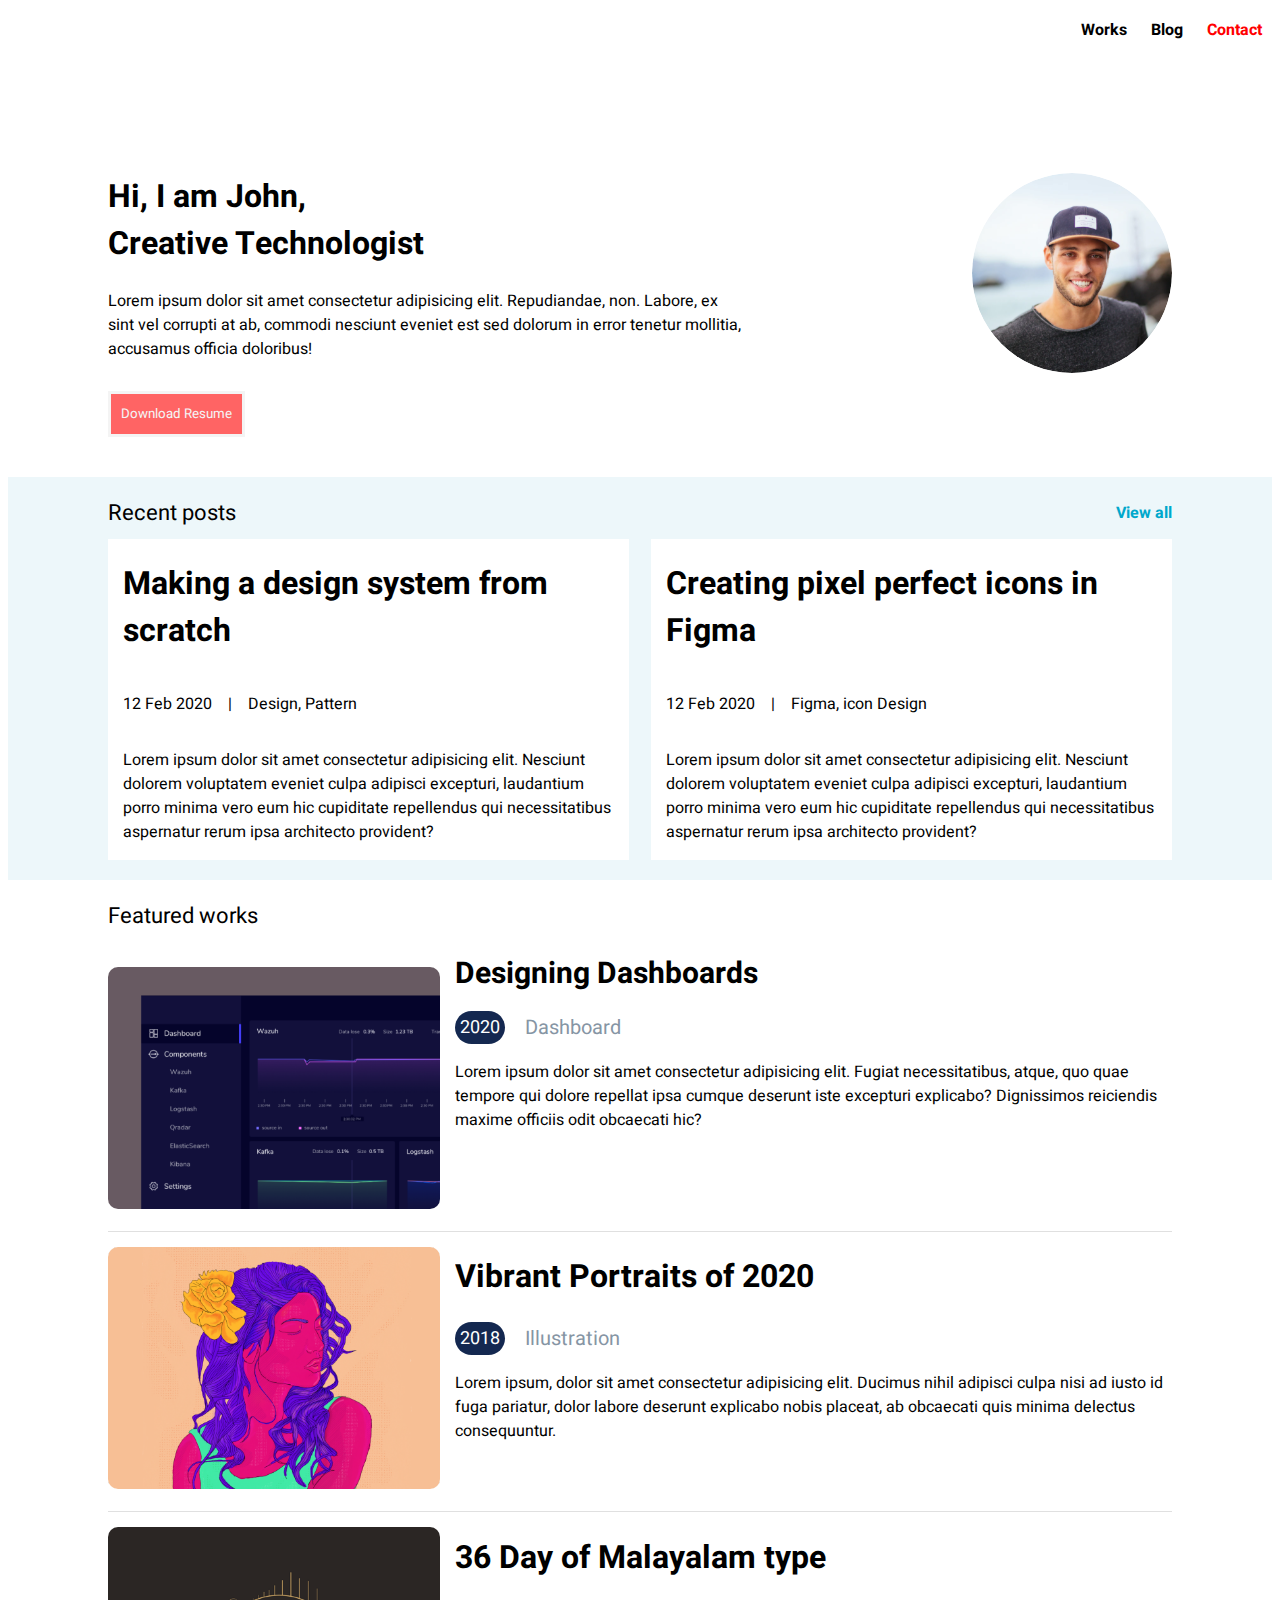
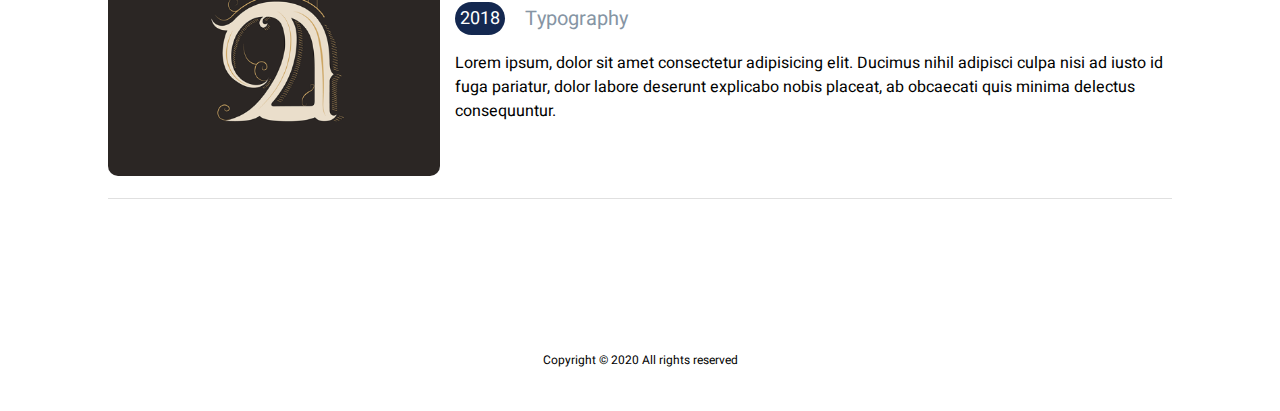
<file: index.html>
<!DOCTYPE html>
<html lang="en">
<head>
    <meta charset="UTF-8">
    <meta name="viewport" content="width=device-width, initial-scale=1.0">
    <title>Homework #3</title>
    <link rel="stylesheet" href="./css/styles.css">
    <link rel="stylesheet" href="https://cdnjs.cloudflare.com/ajax/libs/font-awesome/6.1.1/css/all.min.css" integrity="sha512-KfkfwYDsLkIlwQp6LFnl8zNdLGxu9YAA1QvwINks4PhcElQSvqcyVLLD9aMhXd13uQjoXtEKNosOWaZqXgel0g==" crossorigin="anonymous" referrerpolicy="no-referrer" />
    <link rel="preconnect" href="https://fonts.googleapis.com">
    <link rel="preconnect" href="https://fonts.gstatic.com" crossorigin>
    <link href="https://fonts.googleapis.com/css2?family=Heebo:wght@200;500&display=swap" rel="stylesheet">
    <style>
        .menu :nth-child(3){
            color: red;
        }
    </style>
</head>
<body>
    <header>
        <div class="menu">
            <a href="./work.html">Works</a>
            <a href="./blog.html">Blog</a>
            <a href="./index.html">Contact</a>
        </div>
    </header>

    <nav>
        <div class="profile">
            <div class="text_profile">
                    <img src="./pic/profile.svg" alt="profile">
             
                <h1>Hi, I am John,<br>
                    Creative Technologist
                </h1>
                <div class="text">
                    <span>Lorem ipsum dolor sit amet consectetur adipisicing elit. Repudiandae, non. Labore, ex sint vel corrupti at ab, commodi nesciunt eveniet est sed dolorum in error tenetur mollitia, accusamus officia doloribus!</span>

                </div>
                <button>Download Resume</button>
            </div>
        </div>
        
        <div class="detail">
            <div class="scope_post">
                <div class="post1">

                    <div class="Recent_posts">
                        <p>Recent posts</p>
                        <a href="#">View all</a>
                    </div>
                
                    <div class="post">
                        <div class="text_posts">
                            <h1>Making a design system from scratch</h1>
                            <p>12 Feb 2020&#160;&#160;&#160; | &#160;&#160;&#160;Design, Pattern</p>
                            <p>Lorem ipsum dolor sit amet consectetur adipisicing elit. Nesciunt dolorem voluptatem eveniet culpa adipisci excepturi, laudantium porro minima vero eum hic cupiditate repellendus qui necessitatibus aspernatur rerum ipsa architecto provident?</p>
                        </div>
                        <div class="text_posts">
                            <h1>Creating pixel perfect icons in Figma</h1>
                            <p>12 Feb 2020&#160;&#160;&#160; |&#160;&#160;&#160; Figma, icon Design</p>
                            <p>Lorem ipsum dolor sit amet consectetur adipisicing elit. Nesciunt dolorem voluptatem eveniet culpa adipisci excepturi, laudantium porro minima vero eum hic cupiditate repellendus qui necessitatibus aspernatur rerum ipsa architecto provident?</p>
                        </div>
                    </div>
                </div>
            </div>
            
            <div class="works">
                <div class="Featured_works">
                    <p>Featured works</p>
                </div>
                
                <div class="dashboards">
                    <div class="image">
                        <img src="./pic/Dashboards.png" alt="dashboards">
                    </div>
                    <div class="text_dashboards">
                        <a href="./work_detail.html">Designing Dashboards</a>

                        <div class="topic">
                            <p>2020</p>
                            <p>Dashboard</p>
                        </div>
                            <p>Lorem ipsum dolor sit amet consectetur adipisicing elit. Fugiat necessitatibus, atque, quo quae tempore qui dolore repellat ipsa cumque deserunt iste excepturi explicabo? Dignissimos reiciendis maxime officiis odit obcaecati hic?</p>

                        </div>
                </div>

                <div class="vibrant">
                    <div class="image">
                        <img src="./pic/Vibrant Portrails.png" alt="Portrails">
                    </div>
                        <div class="text_vibrant">
                            <h1>Vibrant Portraits of 2020</h1>

                            <div class="topic">
                                <p>2018</p>
                                <p>Illustration</p>
                            </div>
                                <p>Lorem ipsum, dolor sit amet consectetur adipisicing elit. Ducimus nihil adipisci culpa nisi ad iusto id fuga pariatur, dolor labore deserunt explicabo nobis placeat, ab obcaecati quis minima delectus consequuntur.</p>
                        </div>
                </div>

                <div class="img_36day">
                    <div class="image">
                        <img src="./pic/36 Days.png" alt="days">
                    </div>
                        <div class="text_36day">
                            <h1>36 Day of Malayalam type</h1>

                            <div class="topic">
                                <p>2018</p>
                                <p>Typography</p>
                            </div>
                                <p>Lorem ipsum, dolor sit amet consectetur adipisicing elit. Ducimus nihil adipisci culpa nisi ad iusto id fuga pariatur, dolor labore deserunt explicabo nobis placeat, ab obcaecati quis minima delectus consequuntur.</p>
                        </div>
                </div>
            </div>
        </div>
    </nav>
    <footer>
        <div class="logo_contact">
            <a href="#"  class="fa-brands fa-facebook" style="color: #21243D;"></a>
            <a href="#"  class="fa-brands fa-instagram" style="color: #21243D;"></a>
            <a href="#"  class="fa-brands fa-twitter" style="color: #21243D;"></a>
            <a href="#" class="fa-brands fa-linkedin" style="color: #21243D;"></a>
        </div>
        <div class="text_contact">
            <p>Copyright &#169; 2020 All rights reserved</p>
        </div>
    </footer>
</body>
</html>
</file>
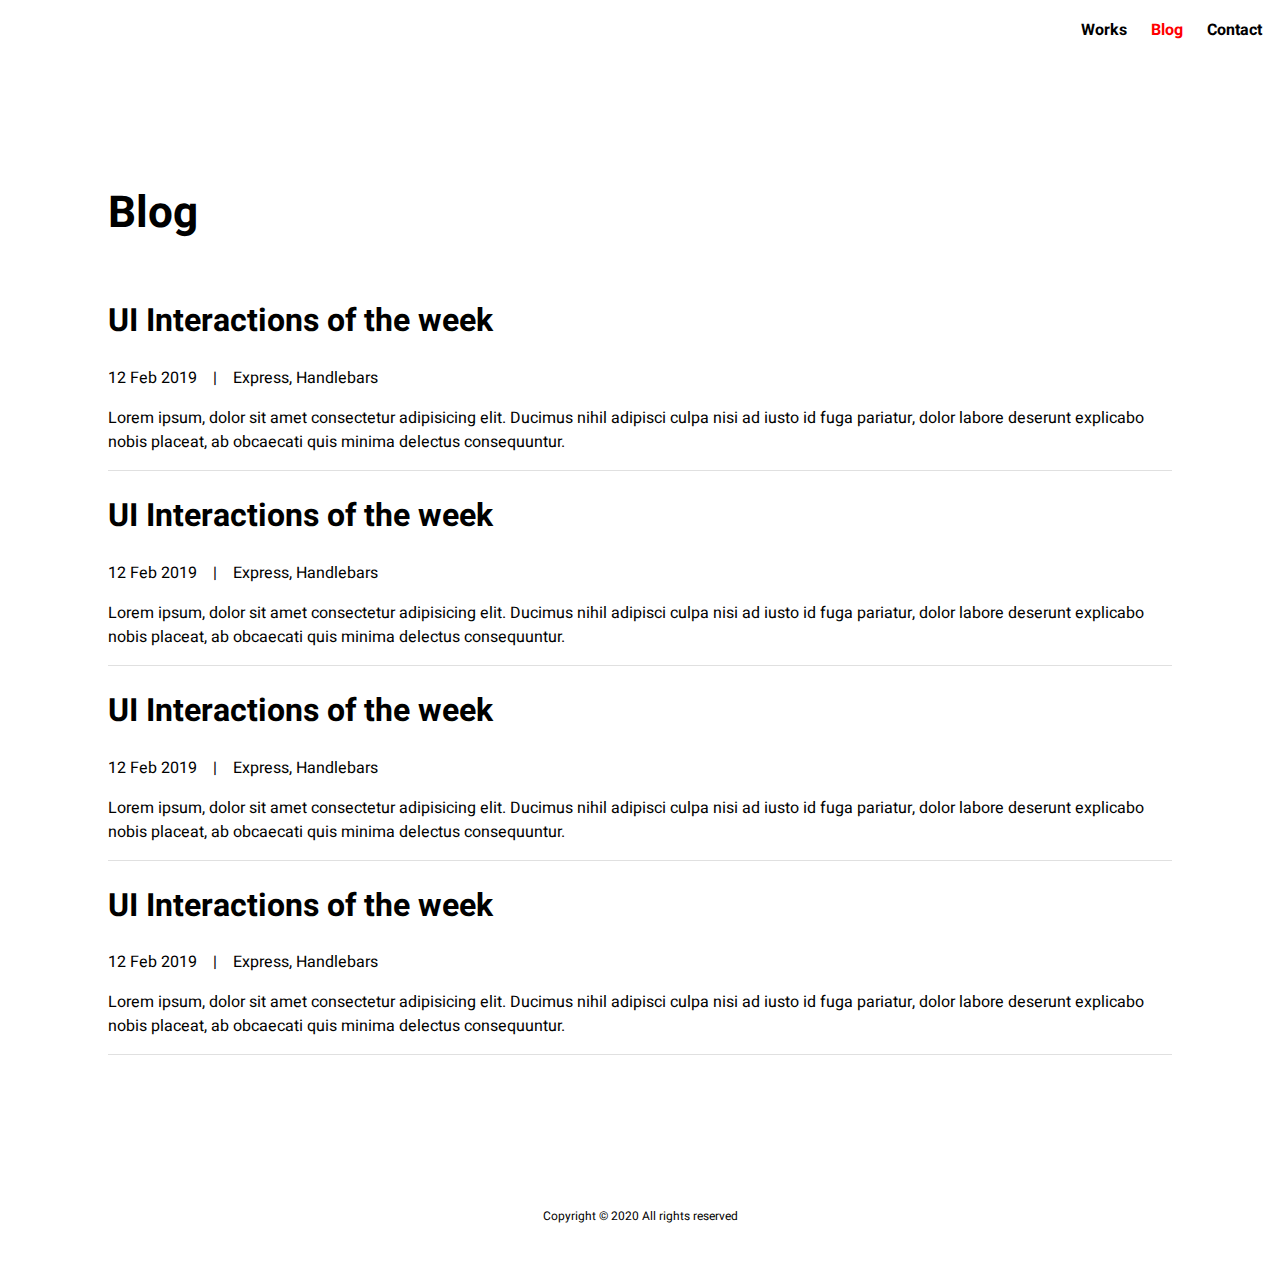
<file: blog.html>
<!DOCTYPE html>
<html lang="en">
<head>
    <meta charset="UTF-8">
    <meta name="viewport" content="width=device-width, initial-scale=1.0">
    <title>Blog</title>
    <link rel="stylesheet" href="./css/styles.css">
    <link rel="stylesheet" href="https://cdnjs.cloudflare.com/ajax/libs/font-awesome/6.1.1/css/all.min.css" integrity="sha512-KfkfwYDsLkIlwQp6LFnl8zNdLGxu9YAA1QvwINks4PhcElQSvqcyVLLD9aMhXd13uQjoXtEKNosOWaZqXgel0g==" crossorigin="anonymous" referrerpolicy="no-referrer" />
    <link rel="preconnect" href="https://fonts.googleapis.com">
    <link rel="preconnect" href="https://fonts.gstatic.com" crossorigin>
    <link href="https://fonts.googleapis.com/css2?family=Heebo:wght@200;500&display=swap" rel="stylesheet">
    <style>
        .menu :nth-child(2){
            color: red;
        }
    </style>
</head>
<body>
    <header>
        <div class="menu">
            <a href="./work.html" >Works</a>
            <a href="./blog.html">Blog</a>
            <a href="./index.html">Contact</a>
        </div>
    </header>

    <nav>
        <div class="blog">
            <div class="text_blog">
                <h1>Blog </h1>
            </div>
            
            <div class="divBlog">
   
                    <div class="blogText">
                        <h1>UI Interactions of the week</h1>
                        <p>12 Feb 2019&#160;&#160;&#160; | &#160;&#160;&#160;Express, Handlebars</p>
                        <p>Lorem ipsum, dolor sit amet consectetur adipisicing elit. Ducimus nihil adipisci culpa nisi ad iusto id fuga pariatur, dolor labore deserunt explicabo nobis placeat, ab obcaecati quis minima delectus consequuntur.</p>
                    </div>
            </div>

            <div class="divBlog">
       
                    <div class="blogText">
                        <h1>UI Interactions of the week</h1>

                        <p>12 Feb 2019&#160;&#160;&#160; | &#160;&#160;&#160;Express, Handlebars</p>
                        <p>Lorem ipsum, dolor sit amet consectetur adipisicing elit. Ducimus nihil adipisci culpa nisi ad iusto id fuga pariatur, dolor labore deserunt explicabo nobis placeat, ab obcaecati quis minima delectus consequuntur.</p>
                    </div>
            </div>

            <div class="divBlog">
      
                    <div class="blogText">
                        <h1>UI Interactions of the week</h1>

                        <p>12 Feb 2019&#160;&#160;&#160; | &#160;&#160;&#160;Express, Handlebars</p>
                        <p>Lorem ipsum, dolor sit amet consectetur adipisicing elit. Ducimus nihil adipisci culpa nisi ad iusto id fuga pariatur, dolor labore deserunt explicabo nobis placeat, ab obcaecati quis minima delectus consequuntur.</p>
                    </div>
            </div>

            <div class="divBlog">
      
                <div class="blogText">
                    <h1>UI Interactions of the week</h1>

                    <p>12 Feb 2019&#160;&#160;&#160; | &#160;&#160;&#160;Express, Handlebars</p>
                    <p>Lorem ipsum, dolor sit amet consectetur adipisicing elit. Ducimus nihil adipisci culpa nisi ad iusto id fuga pariatur, dolor labore deserunt explicabo nobis placeat, ab obcaecati quis minima delectus consequuntur.</p>
                </div>
        </div>
        </div>
    </div>
    </nav>

    <footer>
        <div class="logo_contact">
            <a href="#"  class="fa-brands fa-facebook" style="color: #21243D;"></a>
            <a href="#"  class="fa-brands fa-instagram" style="color: #21243D;"></a>
            <a href="#"  class="fa-brands fa-twitter" style="color: #21243D;"></a>
            <a href="#" class="fa-brands fa-linkedin" style="color: #21243D;"></a>
        </div>
        <div class="text_contact">
            <p>Copyright &#169; 2020 All rights reserved</p>
        </div>
    </footer>
</body>
</html>
</file>
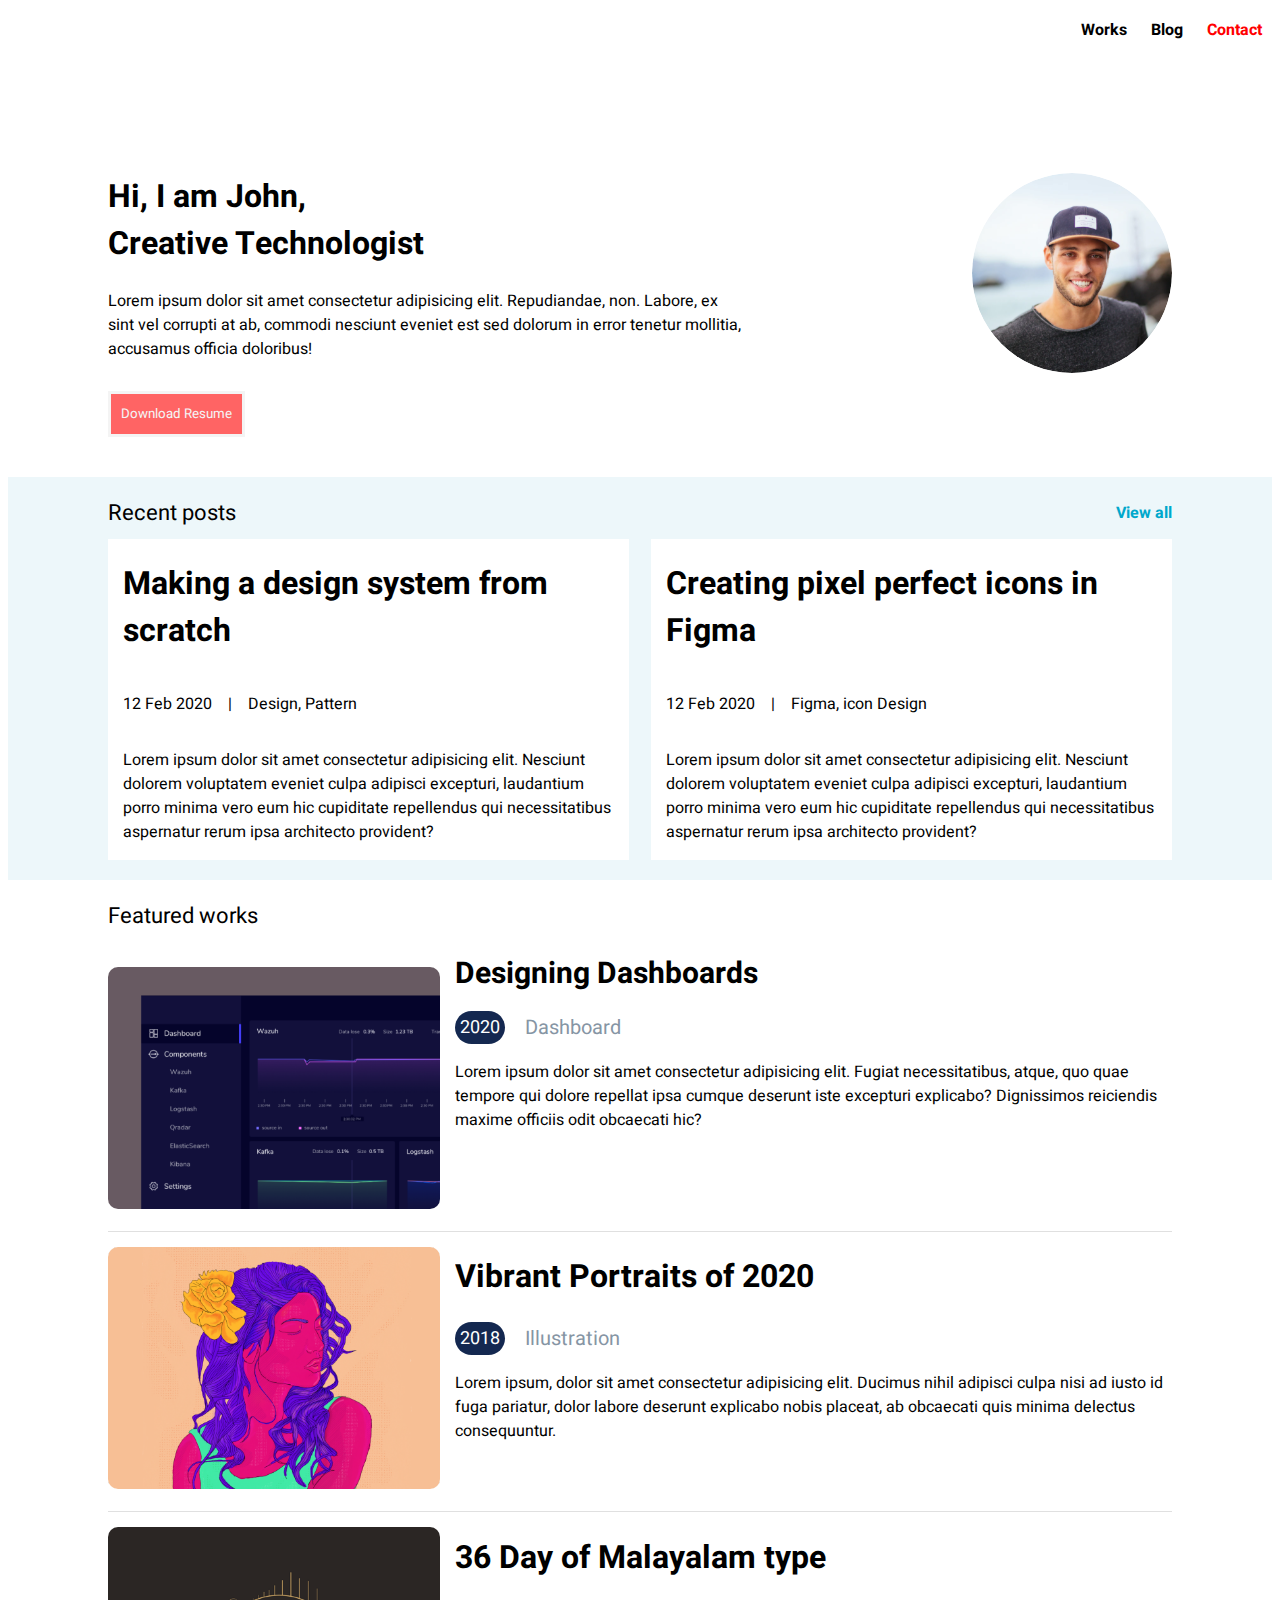
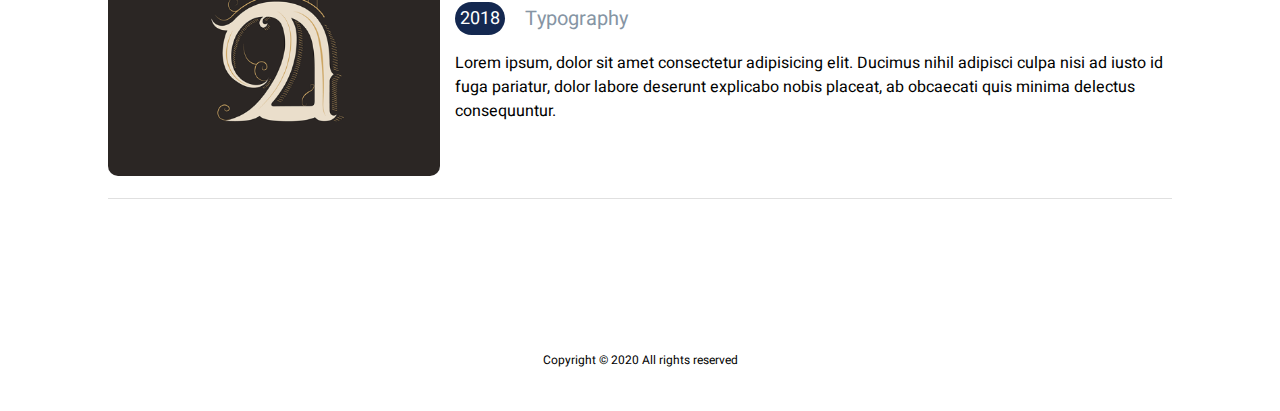
<file: home.html>
<!DOCTYPE html>
<html lang="en">
<head>
    <meta charset="UTF-8">
    <meta name="viewport" content="width=device-width, initial-scale=1.0">
    <title>Homework #3</title>
    <link rel="stylesheet" href="./css/styles.css">
    <link rel="stylesheet" href="https://cdnjs.cloudflare.com/ajax/libs/font-awesome/6.1.1/css/all.min.css" integrity="sha512-KfkfwYDsLkIlwQp6LFnl8zNdLGxu9YAA1QvwINks4PhcElQSvqcyVLLD9aMhXd13uQjoXtEKNosOWaZqXgel0g==" crossorigin="anonymous" referrerpolicy="no-referrer" />
    <link rel="preconnect" href="https://fonts.googleapis.com">
    <link rel="preconnect" href="https://fonts.gstatic.com" crossorigin>
    <link href="https://fonts.googleapis.com/css2?family=Heebo:wght@200;500&display=swap" rel="stylesheet">
    <style>
        .menu :nth-child(3){
            color: red;
        }
    </style>
</head>
<body>
    <header>
        <div class="menu">
            <a href="./work.html">Works</a>
            <a href="./blog.html">Blog</a>
            <a href="./home.html">Contact</a>
        </div>
    </header>

    <nav>
        <div class="profile">
            <div class="text_profile">
                    <img src="./pic/profile.svg" alt="profile">
             
                <h1>Hi, I am John,<br>
                    Creative Technologist
                </h1>
                <div class="text">
                    <span>Lorem ipsum dolor sit amet consectetur adipisicing elit. Repudiandae, non. Labore, ex sint vel corrupti at ab, commodi nesciunt eveniet est sed dolorum in error tenetur mollitia, accusamus officia doloribus!</span>

                </div>
                <button>Download Resume</button>
            </div>
        </div>
        
        <div class="detail">
            <div class="scope_post">
                <div class="post1">

                    <div class="Recent_posts">
                        <p>Recent posts</p>
                        <a href="#">View all</a>
                    </div>
                
                    <div class="post">
                        <div class="text_posts">
                            <h1>Making a design system from scratch</h1>
                            <p>12 Feb 2020&#160;&#160;&#160; | &#160;&#160;&#160;Design, Pattern</p>
                            <p>Lorem ipsum dolor sit amet consectetur adipisicing elit. Nesciunt dolorem voluptatem eveniet culpa adipisci excepturi, laudantium porro minima vero eum hic cupiditate repellendus qui necessitatibus aspernatur rerum ipsa architecto provident?</p>
                        </div>
                        <div class="text_posts">
                            <h1>Creating pixel perfect icons in Figma</h1>
                            <p>12 Feb 2020&#160;&#160;&#160; |&#160;&#160;&#160; Figma, icon Design</p>
                            <p>Lorem ipsum dolor sit amet consectetur adipisicing elit. Nesciunt dolorem voluptatem eveniet culpa adipisci excepturi, laudantium porro minima vero eum hic cupiditate repellendus qui necessitatibus aspernatur rerum ipsa architecto provident?</p>
                        </div>
                    </div>
                </div>
            </div>
            
            <div class="works">
                <div class="Featured_works">
                    <p>Featured works</p>
                </div>
                
                <div class="dashboards">
                    <div class="image">
                        <img src="./pic/Dashboards.png" alt="dashboards">
                    </div>
                    <div class="text_dashboards">
                        <a href="./work_detail.html">Designing Dashboards</a>

                        <div class="topic">
                            <p>2020</p>
                            <p>Dashboard</p>
                        </div>
                            <p>Lorem ipsum dolor sit amet consectetur adipisicing elit. Fugiat necessitatibus, atque, quo quae tempore qui dolore repellat ipsa cumque deserunt iste excepturi explicabo? Dignissimos reiciendis maxime officiis odit obcaecati hic?</p>

                        </div>
                </div>

                <div class="vibrant">
                    <div class="image">
                        <img src="./pic/Vibrant Portrails.png" alt="Portrails">
                    </div>
                        <div class="text_vibrant">
                            <h1>Vibrant Portraits of 2020</h1>

                            <div class="topic">
                                <p>2018</p>
                                <p>Illustration</p>
                            </div>
                                <p>Lorem ipsum, dolor sit amet consectetur adipisicing elit. Ducimus nihil adipisci culpa nisi ad iusto id fuga pariatur, dolor labore deserunt explicabo nobis placeat, ab obcaecati quis minima delectus consequuntur.</p>
                        </div>
                </div>

                <div class="img_36day">
                    <div class="image">
                        <img src="./pic/36 Days.png" alt="days">
                    </div>
                        <div class="text_36day">
                            <h1>36 Day of Malayalam type</h1>

                            <div class="topic">
                                <p>2018</p>
                                <p>Typography</p>
                            </div>
                                <p>Lorem ipsum, dolor sit amet consectetur adipisicing elit. Ducimus nihil adipisci culpa nisi ad iusto id fuga pariatur, dolor labore deserunt explicabo nobis placeat, ab obcaecati quis minima delectus consequuntur.</p>
                        </div>
                </div>
            </div>
        </div>
    </nav>
    <footer>
        <div class="logo_contact">
            <a href="#"  class="fa-brands fa-facebook" style="color: #21243D;"></a>
            <a href="#"  class="fa-brands fa-instagram" style="color: #21243D;"></a>
            <a href="#"  class="fa-brands fa-twitter" style="color: #21243D;"></a>
            <a href="#" class="fa-brands fa-linkedin" style="color: #21243D;"></a>
        </div>
        <div class="text_contact">
            <p>Copyright &#169; 2020 All rights reserved</p>
        </div>
    </footer>
</body>
</html>
</file>
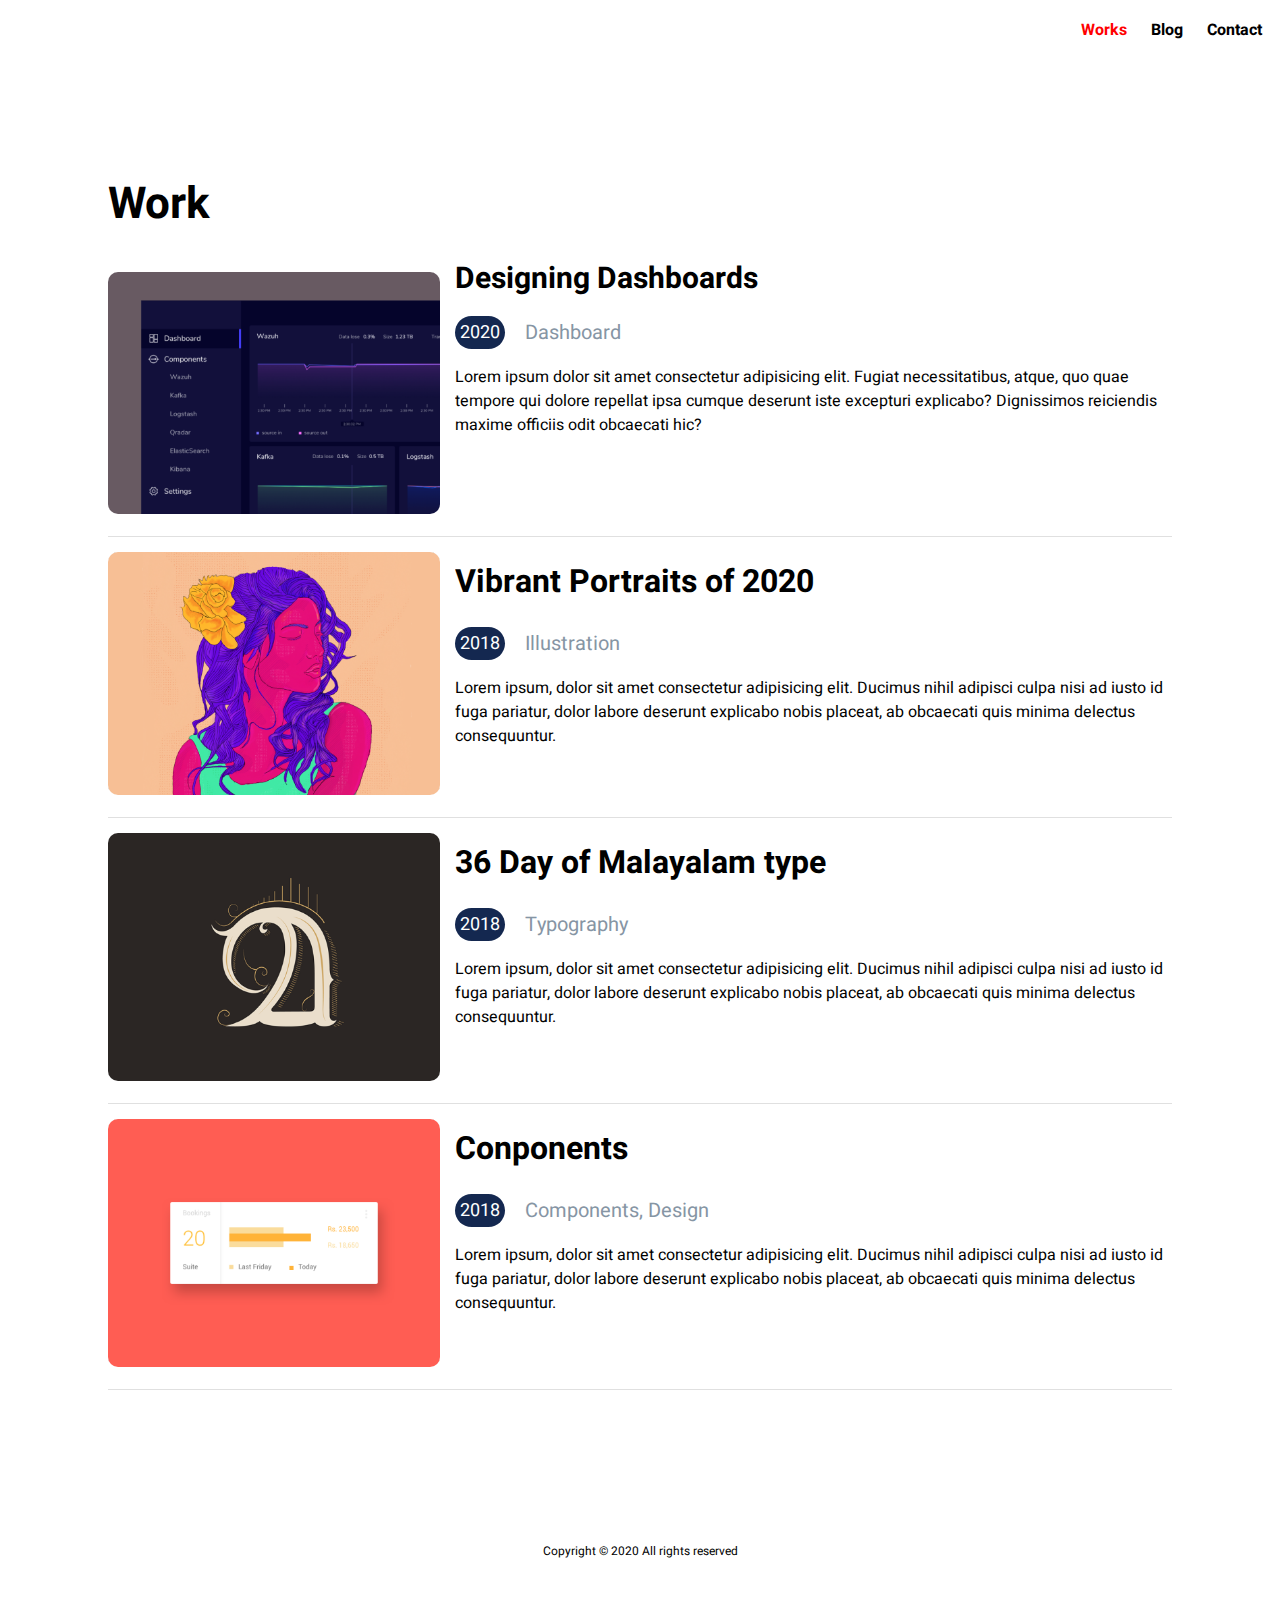
<file: work.html>
<!DOCTYPE html>
<html lang="en">
<head>
    <meta charset="UTF-8">
    <meta name="viewport" content="width=device-width, initial-scale=1.0">
    <title>Work</title>
    <link rel="stylesheet" href="./css/styles.css">
    <link rel="stylesheet" href="https://cdnjs.cloudflare.com/ajax/libs/font-awesome/6.1.1/css/all.min.css" integrity="sha512-KfkfwYDsLkIlwQp6LFnl8zNdLGxu9YAA1QvwINks4PhcElQSvqcyVLLD9aMhXd13uQjoXtEKNosOWaZqXgel0g==" crossorigin="anonymous" referrerpolicy="no-referrer" />
    <link rel="preconnect" href="https://fonts.googleapis.com">
    <link rel="preconnect" href="https://fonts.gstatic.com" crossorigin>
    <link href="https://fonts.googleapis.com/css2?family=Heebo:wght@200;500&display=swap" rel="stylesheet">
    <style>
        .menu :nth-child(1){
            color: red;
        }
    </style>
</head>
<body>
    <header>
        <div class="menu">
            <a href="./work.html">Works</a>
            <a href="./blog.html">Blog</a>
            <a href="./index.html">Contact</a>
        </div>
    </header>
    
    <nav>
        <div class="works">
            <div class="Featured_works">
                <h1>Work</h1>
            </div>
            
            <div class="dashboards">
                <div class="image">
                    <img src="./pic/Dashboards.png" alt="dashboards">
                </div>
                    <div class="text_dashboards">
                        <a href="./work_detail.html">Designing Dashboards</a>

                        <div class="topic">
                            <p>2020</p>
                            <p>Dashboard</p>
                        </div>
                            <p>Lorem ipsum dolor sit amet consectetur adipisicing elit. Fugiat necessitatibus, atque, quo quae tempore qui dolore repellat ipsa cumque deserunt iste excepturi explicabo? Dignissimos reiciendis maxime officiis odit obcaecati hic?</p>

                    </div>
            </div>

            <div class="vibrant">
                <div class="image">
                    <img src="./pic/Vibrant Portrails.png" alt="Portrails">
                </div>
                    <div class="text_vibrant">
                        <h1>Vibrant Portraits of 2020</h1>

                        <div class="topic">
                            <p>2018</p>
                            <p>Illustration</p>
                        </div>
                            <p>Lorem ipsum, dolor sit amet consectetur adipisicing elit. Ducimus nihil adipisci culpa nisi ad iusto id fuga pariatur, dolor labore deserunt explicabo nobis placeat, ab obcaecati quis minima delectus consequuntur.</p>
                    </div>
            </div>

            <div class="img_36day">
                <div class="image">
                    <img src="./pic/36 Days.png" alt="days">
                </div>
                    <div class="text_36day">
                        <h1>36 Day of Malayalam type</h1>

                        <div class="topic">
                            <p>2018</p>
                            <p>Typography</p>
                        </div>
                            <p>Lorem ipsum, dolor sit amet consectetur adipisicing elit. Ducimus nihil adipisci culpa nisi ad iusto id fuga pariatur, dolor labore deserunt explicabo nobis placeat, ab obcaecati quis minima delectus consequuntur.</p>
                    </div>
            </div>

            <div class="img_36day">
                <div class="image">
                    <img src="./pic/Components.png" alt="components">
                </div>
                    <div class="text_36day">
                        <h1>Conponents</h1>

                        <div class="topic">
                            <p>2018</p>
                            <p>Components, Design</p>
                        </div>
                            <p>Lorem ipsum, dolor sit amet consectetur adipisicing elit. Ducimus nihil adipisci culpa nisi ad iusto id fuga pariatur, dolor labore deserunt explicabo nobis placeat, ab obcaecati quis minima delectus consequuntur.</p>
                    </div>
            </div>
        </div>
    </nav>

    <footer>
        <div class="logo_contact">
            <a href="#"  class="fa-brands fa-facebook" style="color: #21243D;"></a>
            <a href="#"  class="fa-brands fa-instagram" style="color: #21243D;"></a>
            <a href="#"  class="fa-brands fa-twitter" style="color: #21243D;"></a>
            <a href="#" class="fa-brands fa-linkedin" style="color: #21243D;"></a>
        </div>
        <div class="text_contact">
            <p>Copyright &#169; 2020 All rights reserved</p>
        </div>
    </footer>
</body>
</html>
</file>
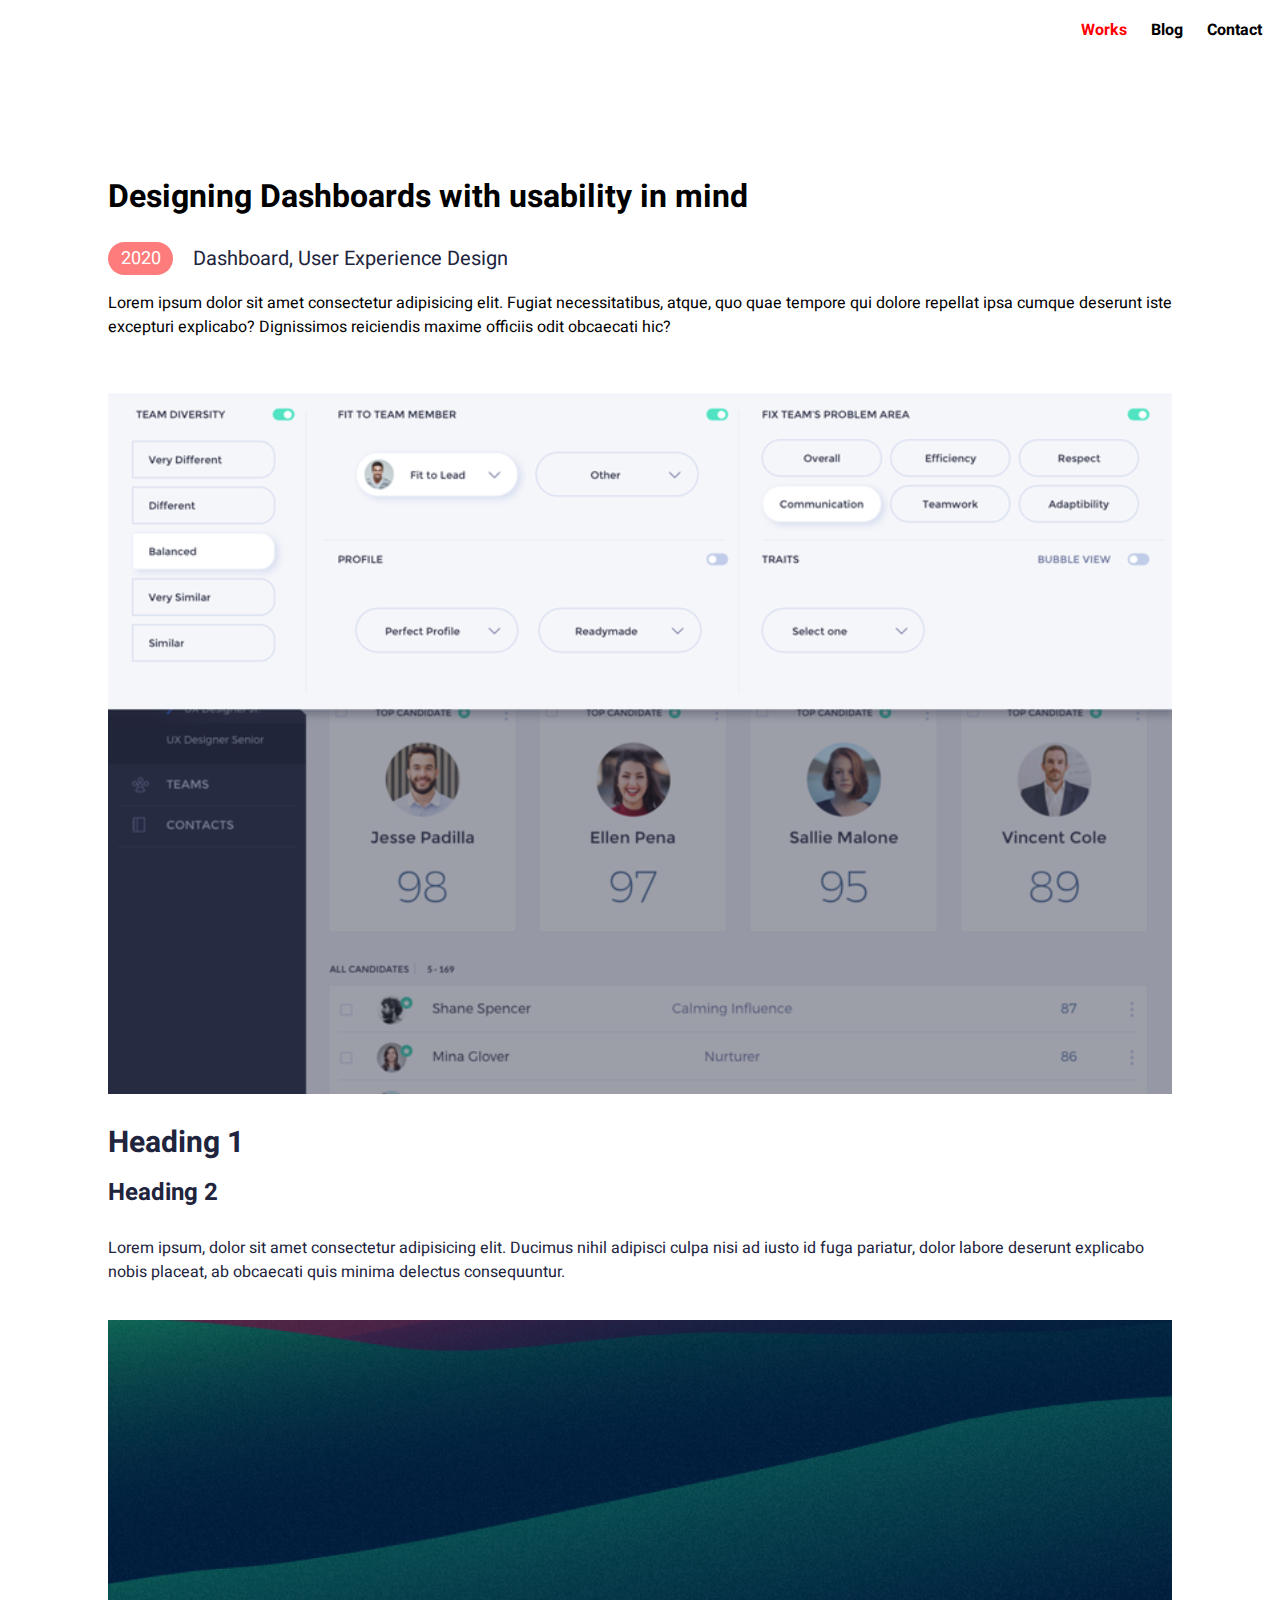
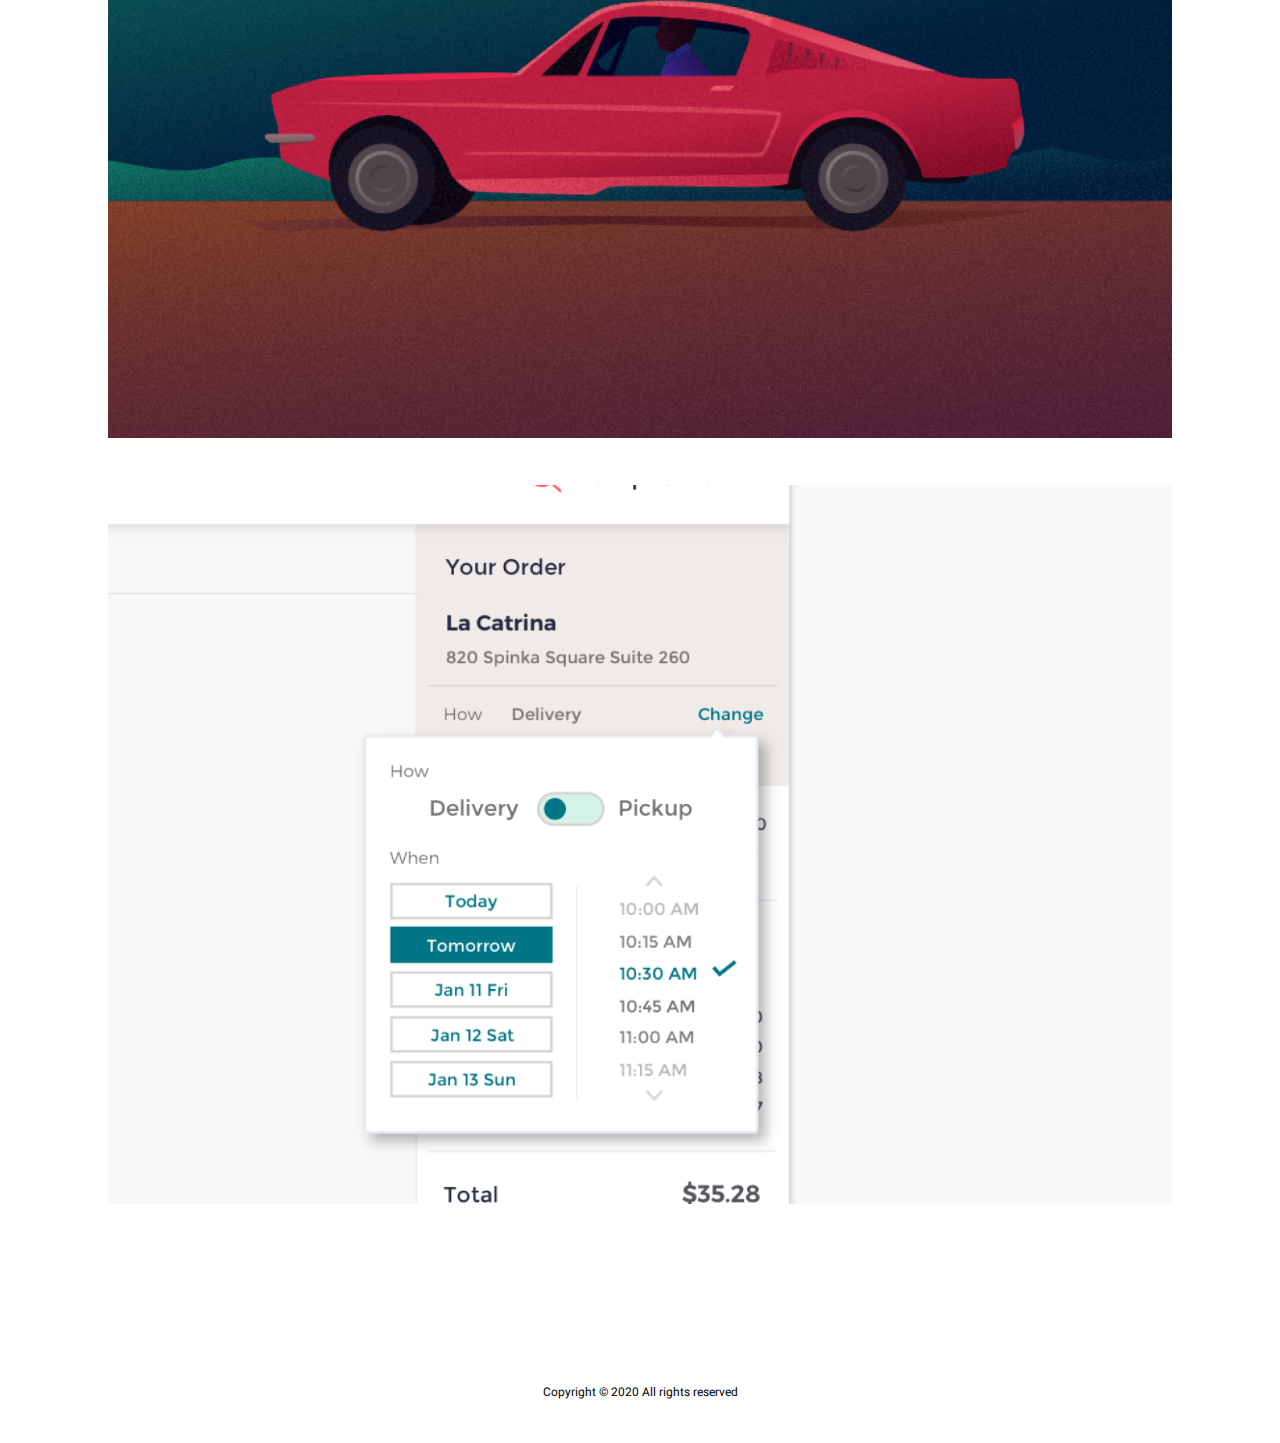
<file: work_detail.html>
<!DOCTYPE html>
<html lang="en">
<head>
    <meta charset="UTF-8">
    <meta name="viewport" content="width=device-width, initial-scale=1.0">
    <title>Dashboard Detail</title>
    <link rel="stylesheet" href="./css/styles.css">
    <link rel="stylesheet" href="https://cdnjs.cloudflare.com/ajax/libs/font-awesome/6.1.1/css/all.min.css" integrity="sha512-KfkfwYDsLkIlwQp6LFnl8zNdLGxu9YAA1QvwINks4PhcElQSvqcyVLLD9aMhXd13uQjoXtEKNosOWaZqXgel0g==" crossorigin="anonymous" referrerpolicy="no-referrer" />
    <link rel="preconnect" href="https://fonts.googleapis.com">
    <link rel="preconnect" href="https://fonts.gstatic.com" crossorigin>
    <link href="https://fonts.googleapis.com/css2?family=Heebo:wght@200;500&display=swap" rel="stylesheet">
    <style>
        .menu :nth-child(1){
            color: red;
        }
    </style>
</head>
<body>
    <header>
        <div class="menu">
            <a href="./work.html">Works</a>
            <a href="./blog.html">Blog</a>
            <a href="./index.html">Contact</a>
        </div>
    </header>
    
    <nav>
        <div class="works">
                        
            <div class="detailWork">
             
                <div class="text_dashboards">
                    <h1>Designing Dashboards with usability in mind</h1>

                    <div class="topicDetailWork">
                        <p>2020</p>
                        <p>Dashboard, User Experience Design</p>
                    </div>
                        <p>Lorem ipsum dolor sit amet consectetur adipisicing elit. Fugiat necessitatibus, atque, quo quae tempore qui dolore repellat ipsa cumque deserunt iste excepturi explicabo? Dignissimos reiciendis maxime officiis odit obcaecati hic?</p>

                </div>
            </div>

            <div class="photo_works">
                <div class="imageWorks">
                    <img src="./pic/work2.svg" alt="work2">
                </div>
                    <div class="text_works">
                        <h1>Heading 1</h1>
                        <h2>Heading 2</h2>
                        <p>Lorem ipsum, dolor sit amet consectetur adipisicing elit. Ducimus nihil adipisci culpa nisi ad iusto id fuga pariatur, dolor labore deserunt explicabo nobis placeat, ab obcaecati quis minima delectus consequuntur.</p>
                    </div>
            </div>

            <div class="worksCar">
                <div class="imageWorks">
                    <img src="./pic/works_car.png" alt="car">
                </div>
                    
            </div>

            <div class="worksPhoto3">
                <div class="imageWorks">
                    <img src="./pic/works_tab3.png" alt="photo3">
                </div>
                
            </div>
        </div>
    </nav>

    <footer>
        <div class="logo_contact">
            <a href="#"  class="fa-brands fa-facebook" style="color: #21243D;"></a>
            <a href="#"  class="fa-brands fa-instagram" style="color: #21243D;"></a>
            <a href="#"  class="fa-brands fa-twitter" style="color: #21243D;"></a>
            <a href="#" class="fa-brands fa-linkedin" style="color: #21243D;"></a>
        </div>
        <div class="text_contact">
            <p>Copyright &#169; 2020 All rights reserved</p>
        </div>
    </footer>
</body>
</html>
</file>
<file: css/styles.css>
*{
    box-sizing: border-box;
    font-family: 'Heebo', sans-serif;

   
}


header{
    padding: 10px;
    
}
.menu{
    display: flex;
    justify-content: right;
    align-items: center;
    gap: 24px;
    margin-bottom: 100px;
    

}
.menu a:hover{
    color: red;
    
}

.profile{
    margin-bottom: 40px;

}
.text_profile{
    padding: 25px;
    width: 100%;
    padding: 0px 100px;

}
.text{
    width: 60%;
    padding-bottom: 30px;
}

.text_profile button{
    border: solid;
    padding: 10px;
    color: #f4f4f4;
    background-color: #FF6464;
    cursor: pointer;
}
.text_profile img{
    border-radius: 50%;
    width: 200px;
    float: right;
    
}
a{
    text-decoration: none;
    color: black;
    font-weight: bold;    
}


.Recent_posts{
    display: flex;
    justify-content: space-between;
    align-items: center;
    padding-bottom: 10px;
    
    
}
.Recent_posts :hover a{
    color: #142850;
    border: saddlebrown solid;
}
.Recent_posts p{
    font-size: 22px;
    margin: 0;
}
.Recent_posts a{
    color: #00A8CC;
    
    
}
.Recent_posts :nth-child(2):hover{
    font-weight: bold;
    
}
.scope_post{
    background-color: #EDF7FA;
    padding: 20px 0px;
    display:flex;
    flex-direction: column;
    justify-content: center;
    align-items: center;
  
}
.post1{
    width: 100%;
    padding: 0px 100px;
    
 
}
.post{
    display:flex;
    justify-content: space-between;
    align-items: center;

}
.text_posts{
    background-color: #fff;
    width: 49%;
    display: flex;
    flex-direction: column;
    align-items: flex-start;
    padding: 0px 15px;
    
}

.works{
    padding: 20px;
    padding: 0px 100px;
    
    
}
.Featured_works h1{
    font-size: 44px;  
    margin: 0;
    padding: 20px 0px;
}
.Featured_works p{
    font-size: 22px;  
    margin: 0;
    padding: 20px 0px;
}

.dashboards{
    border-bottom: 1px solid #E0E0E0;
    display: flex;
    
    
}

.image{
    padding: 15px 0px;
    margin-right: 15px;
  
}
.dashboards img{
    border-radius: 10px;
    width: 100%;

    
}
.dashboards a{
    margin-bottom: 15px;
    font-size: 30px;
    width: fit-content;
    
}
.dashboards a:hover{
    text-decoration: underline;
}

.text_dashboards {
    width: 100%;
    display: flex;
    flex-direction: column;
    overflow: hidden;
}

.topic :nth-child(1) {

    color: #fff;
    text-align: center;
    border-radius: 30px;
    background-color: #142850;
    padding: 3px;
    font-size: 18px;
    width: 50px;
    margin: 0;
    
}

.topic :nth-child(2) {

    color: #8695A4;
    font-size: 20px;
    margin: 0;
    
   
}

.topic{

    display: flex;
    justify-content: flex-start;
    align-items: center;
    width: 300px;
    gap: 20px;
   
}

.vibrant{

    border-bottom: 1px solid #E0E0E0;
    display: flex;
    
}
.vibrant img{

    border-radius: 10px;
    width: 100%;
}
.text_vibrant{
 
    width: 100%;
    display: flex;
    flex-direction: column;
    overflow: hidden;
}

.img_36day{
    /* border: red solid; */
    border-bottom: 1px solid #E0E0E0;
    display: flex;
}
.img_36day img{
    border-radius: 10px;
    width: 100%;
}
.text_36day{
 
    width: 100%;
    display: flex;
    flex-direction: column;
    overflow: hidden;
}
footer{

    margin: 100px 0px 30px 0px;

}
.logo_contact{

    padding: 20px;
    display: flex;
    justify-content: center;
    align-items: center;
    gap: 32px;
    
}
.logo_contact a{
    font-size: 24px;
}


.text_contact{
 
    display: flex;
    justify-content: center;
    align-items: center;

}
.text_contact p{
    font-size: 12px;
}

/* detail work */

.topicDetailWork{
    display: flex;
    justify-content: flex-start;
    align-items: center;
    width: 500px;
    gap: 20px;
   
}
.topicDetailWork :nth-child(1) {
    color: #fff;
    text-align: center;
    border-radius: 30px;
    background-color: #FF7C7C;
    padding: 3px;
    font-size: 18px;
    width: 65px;
    margin: 0;
    
}

.topicDetailWork :nth-child(2) {
    color: #21243D;
    font-size: 20px;
    margin: 0;
    
   
}

.detailWork{
    display: flex;
  
}

.photo_works{

    display: flex;
    flex-direction: column;
    
}
.photo_works img{
    width: 100%;
}

.text_works{
    width: 100%;
    display: flex;
    flex-direction: column;
    margin: 0;
    padding: 0;
 
}
.text_works h1{
   
    margin: 0;
    padding-bottom: 10px;
    color: #21243D;
    font-size: 30px;
}
.text_works h2{
  
    padding-bottom: 10px;
    margin: 0;
    color: #21243D;
    font-size: 24px;
}
.text_works p{
    color: #21243D;
    
}


.worksCar img{

    width: 100%;
}


.worksPhoto3 img{
    width: 100%;
}
.imageWorks{

    width: 100%;
    padding: 20px 0px;
    
  
}

/* Blog */

.blog{

    padding: 0px 100px;
    display: flex;
    flex-direction: column;
   
    
}
.text_blog h1{
    font-size: 44px;  

}


.divBlog{

    border-bottom: 1px solid #E0E0E0;
    margin: 0;

}



.blogText {
    width: 100%;
    margin: 0;
    
    overflow: hidden;

}
</file>
